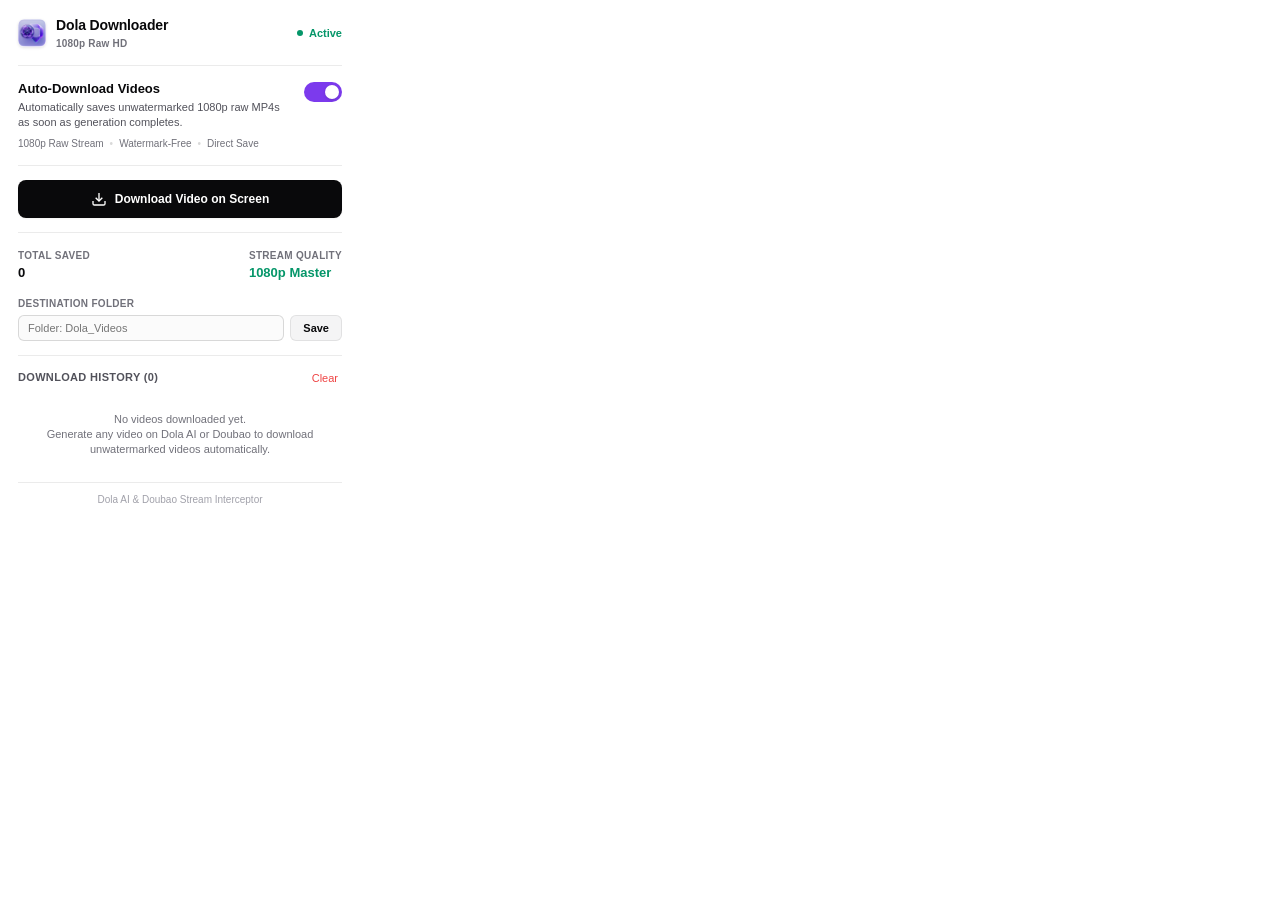
<file: popup.html>
<!DOCTYPE html>
<html lang="en">
<head>
    <meta charset="UTF-8">
    <meta name="viewport" content="width=device-width, initial-scale=1.0">
    <title>Dola Video Watermark Remover</title>
    <link rel="stylesheet" href="popup.css">
</head>
<body>
    <div class="popup-container">
        
        <!-- Header -->
        <header class="header">
            <div class="brand">
                <img src="icon128.png" class="brand-img" alt="Logo">
                <div class="brand-text">
                    <h1 class="title">Dola Downloader</h1>
                    <span class="version-label">1080p Raw HD</span>
                </div>
            </div>
            <div class="status-indicator" id="header-status">
                <span class="status-dot"></span>
                <span class="status-text">Active</span>
            </div>
        </header>

        <!-- Master Auto-Download Section -->
        <section class="section">
            <div class="toggle-row">
                <div class="toggle-info">
                    <h2 class="section-heading">Auto-Download Videos</h2>
                    <p class="section-desc">Automatically saves unwatermarked 1080p raw MP4s as soon as generation completes.</p>
                </div>
                <label class="switch" title="Toggle Auto-Download">
                    <input id="dola-auto-download-toggle" type="checkbox" checked>
                    <span class="slider"></span>
                </label>
            </div>
            <div class="feature-bullets">
                <span>1080p Raw Stream</span>
                <span class="bullet-sep">•</span>
                <span>Watermark-Free</span>
                <span class="bullet-sep">•</span>
                <span>Direct Save</span>
            </div>
        </section>

        <!-- Primary Action -->
        <section class="section">
            <button id="btn-download-screen" class="btn-action" type="button">
                <svg class="btn-icon" viewBox="0 0 24 24" fill="none" stroke="currentColor" stroke-width="2">
                    <path d="M21 15v4a2 2 0 0 1-2 2H5a2 2 0 0 1-2-2v-4"/>
                    <polyline points="7 10 12 15 17 10"/>
                    <line x1="12" y1="15" x2="12" y2="3"/>
                </svg>
                <span id="btn-download-screen-text">Download Video on Screen</span>
            </button>
        </section>

        <!-- Stats & Folder Configuration -->
        <section class="section stats-folder-section">
            <div class="stats-row">
                <div class="stat-item">
                    <span class="stat-label">Total Saved</span>
                    <span id="dola-metric-count" class="stat-value">0</span>
                </div>
                <div class="stat-item">
                    <span class="stat-label">Stream Quality</span>
                    <span class="stat-value text-emerald">1080p Master</span>
                </div>
            </div>

            <div class="folder-row">
                <label for="dola-subfolder-input" class="folder-label">Destination Folder</label>
                <div class="folder-input-group">
                    <input type="text" id="dola-subfolder-input" class="input-text" placeholder="Folder: Dola_Videos" spellcheck="false">
                    <button id="btn-dola-save-folder" class="btn-secondary" type="button">Save</button>
                </div>
            </div>
        </section>

        <!-- Download History Section -->
        <section class="section history-section">
            <div class="history-header">
                <h3 class="history-title">Download History (<span id="dola-history-count">0</span>)</h3>
                <button id="btn-dola-clear-history" class="btn-text-danger" type="button">Clear</button>
            </div>

            <div class="history-list divide-y" id="dola-history-list">
                <div class="empty-state">
                    No videos downloaded yet.<br>
                    Generate any video on Dola AI or Doubao to download unwatermarked videos automatically.
                </div>
            </div>
        </section>

        <!-- Footer -->
        <footer class="footer">
            <span>Dola AI &amp; Doubao Stream Interceptor</span>
        </footer>

    </div>
    <script src="popup.js"></script>
</body>
</html>
</file>
<file: popup.css>
/* Clean, Typography-Driven White / Light Theme (AGENTS.md Compliant) */
:root {
  --bg-main: #ffffff;
  --border-subtle: rgba(0, 0, 0, 0.08);
  --border-input: rgba(0, 0, 0, 0.14);
  --border-focus: #7c3aed;
  --text-primary: #09090b;
  --text-secondary: #52525b;
  --text-muted: #71717a;
  --text-dim: #a1a1aa;
  --text-emerald: #059669;
  --accent: #7c3aed;
  --accent-hover: #6d28d9;
  --btn-bg: #09090b;
  --btn-hover: #27272a;
  --btn-secondary-bg: #f4f4f5;
  --btn-secondary-hover: #e4e4e7;
}

* {
  box-sizing: border-box;
  margin: 0;
  padding: 0;
  font-family: -apple-system, BlinkMacSystemFont, "Segoe UI", Roboto, "Helvetica Neue", Arial, sans-serif;
  -webkit-font-smoothing: antialiased;
  user-select: none;
}

body {
  width: 360px;
  background-color: var(--bg-main);
  color: var(--text-primary);
  font-size: 13px;
  line-height: 1.4;
  overflow-x: hidden;
}

.popup-container {
  padding: 16px 18px;
  display: flex;
  flex-direction: column;
}

/* Header */
.header {
  display: flex;
  justify-content: space-between;
  align-items: center;
  padding-bottom: 14px;
  border-bottom: 1px solid var(--border-subtle);
}

.brand {
  display: flex;
  align-items: center;
  gap: 10px;
}

.brand-img {
  width: 28px;
  height: 28px;
  border-radius: 6px;
  box-shadow: 0 1px 3px rgba(0, 0, 0, 0.1);
}

.brand-text {
  display: flex;
  flex-direction: column;
  gap: 1px;
}

.title {
  font-size: 14px;
  font-weight: 700;
  color: var(--text-primary);
  letter-spacing: -0.01em;
}

.version-label {
  font-size: 10px;
  font-weight: 600;
  color: var(--text-muted);
  letter-spacing: 0.02em;
}

.status-indicator {
  display: flex;
  align-items: center;
  gap: 6px;
}

.status-dot {
  width: 6px;
  height: 6px;
  border-radius: 50%;
  background-color: var(--text-emerald);
}

.status-text {
  font-size: 11px;
  font-weight: 600;
  color: var(--text-emerald);
}

/* Sections & Dividers (Seamless typography, no card boxing) */
.section {
  padding: 14px 0;
  border-bottom: 1px solid var(--border-subtle);
  display: flex;
  flex-direction: column;
  gap: 8px;
}

.section-heading {
  font-size: 13px;
  font-weight: 600;
  color: var(--text-primary);
}

.section-desc {
  font-size: 11px;
  color: var(--text-secondary);
  line-height: 1.35;
}

.toggle-row {
  display: flex;
  justify-content: space-between;
  align-items: flex-start;
  gap: 12px;
}

.toggle-info {
  display: flex;
  flex-direction: column;
  gap: 2px;
}

.feature-bullets {
  display: flex;
  align-items: center;
  gap: 6px;
  font-size: 10px;
  color: var(--text-muted);
  font-weight: 500;
}

.bullet-sep {
  color: rgba(0, 0, 0, 0.15);
}

/* Switch */
.switch {
  position: relative;
  display: inline-block;
  width: 38px;
  height: 20px;
  flex-shrink: 0;
  margin-top: 2px;
}

.switch input {
  opacity: 0;
  width: 0;
  height: 0;
}

.slider {
  position: absolute;
  cursor: pointer;
  top: 0;
  left: 0;
  right: 0;
  bottom: 0;
  background-color: #e4e4e7;
  transition: 0.2s ease;
  border-radius: 20px;
}

.slider:before {
  position: absolute;
  content: "";
  height: 14px;
  width: 14px;
  left: 3px;
  bottom: 3px;
  background-color: #ffffff;
  transition: 0.2s ease;
  border-radius: 50%;
  box-shadow: 0 1px 3px rgba(0, 0, 0, 0.15);
}

input:checked + .slider {
  background-color: var(--accent);
}

input:checked + .slider:before {
  transform: translateX(18px);
}

/* Action Button */
.btn-action {
  width: 100%;
  background-color: var(--btn-bg);
  border: 1px solid rgba(0, 0, 0, 0.08);
  border-radius: 8px;
  color: #ffffff;
  font-size: 12px;
  font-weight: 600;
  padding: 10px 14px;
  display: flex;
  align-items: center;
  justify-content: center;
  gap: 8px;
  cursor: pointer;
  transition: background-color 0.15s ease, transform 0.1s ease;
  box-shadow: 0 1px 2px rgba(0, 0, 0, 0.05);
}

.btn-action:hover {
  background-color: var(--btn-hover);
}

.btn-action:active {
  transform: scale(0.99);
}

.btn-action:disabled {
  opacity: 0.6;
  cursor: not-allowed;
  transform: none;
}

.btn-icon {
  width: 16px;
  height: 16px;
  color: #ffffff;
}

/* Stats & Folder Config */
.stats-folder-section {
  gap: 12px;
}

.stats-row {
  display: flex;
  justify-content: space-between;
  align-items: center;
  padding: 2px 0;
}

.stat-item {
  display: flex;
  flex-direction: column;
  gap: 1px;
}

.stat-label {
  font-size: 10px;
  font-weight: 600;
  text-transform: uppercase;
  letter-spacing: 0.03em;
  color: var(--text-muted);
}

.stat-value {
  font-size: 13px;
  font-weight: 700;
  color: var(--text-primary);
}

.stat-value.text-emerald {
  color: var(--text-emerald);
}

.folder-row {
  display: flex;
  flex-direction: column;
  gap: 4px;
}

.folder-label {
  font-size: 10px;
  font-weight: 600;
  text-transform: uppercase;
  letter-spacing: 0.03em;
  color: var(--text-muted);
}

.folder-input-group {
  display: flex;
  gap: 6px;
}

.input-text {
  flex: 1;
  background-color: #fbfbfb;
  border: 1px solid var(--border-input);
  border-radius: 6px;
  color: var(--text-primary);
  font-size: 11px;
  padding: 6px 9px;
  outline: none;
  transition: border-color 0.15s ease, background-color 0.15s ease;
}

.input-text:focus {
  background-color: #ffffff;
  border-color: var(--border-focus);
}

.btn-secondary {
  background-color: var(--btn-secondary-bg);
  border: 1px solid var(--border-subtle);
  color: var(--text-primary);
  font-size: 11px;
  font-weight: 600;
  padding: 6px 12px;
  border-radius: 6px;
  cursor: pointer;
  transition: background-color 0.15s ease;
}

.btn-secondary:hover {
  background-color: var(--btn-secondary-hover);
}

/* History Section */
.history-section {
  border-bottom: none;
  padding-bottom: 4px;
}

.history-header {
  display: flex;
  justify-content: space-between;
  align-items: center;
}

.history-title {
  font-size: 11px;
  font-weight: 600;
  text-transform: uppercase;
  letter-spacing: 0.03em;
  color: var(--text-secondary);
}

.btn-text-danger {
  background: none;
  border: none;
  color: #ef4444;
  font-size: 11px;
  font-weight: 500;
  cursor: pointer;
  padding: 2px 4px;
  transition: opacity 0.15s ease;
}

.btn-text-danger:hover {
  opacity: 0.75;
}

/* History List - Single divider lines (divide-y), no boxing */
.history-list {
  max-height: 150px;
  overflow-y: auto;
  margin-top: 2px;
}

.history-list.divide-y > .history-item {
  border-bottom: 1px solid var(--border-subtle);
}

.history-list.divide-y > .history-item:last-child {
  border-bottom: none;
}

.history-list::-webkit-scrollbar {
  width: 4px;
}

.history-list::-webkit-scrollbar-thumb {
  background: rgba(0, 0, 0, 0.12);
  border-radius: 4px;
}

.history-item {
  padding: 8px 0;
  display: flex;
  justify-content: space-between;
  align-items: center;
  gap: 10px;
}

.history-details {
  display: flex;
  flex-direction: column;
  gap: 2px;
  min-width: 0;
  flex: 1;
}

.history-prompt {
  font-size: 11px;
  font-weight: 500;
  color: var(--text-primary);
  white-space: nowrap;
  overflow: hidden;
  text-overflow: ellipsis;
}

.history-meta {
  display: flex;
  align-items: center;
  gap: 6px;
  font-size: 10px;
  color: var(--text-muted);
}

.history-tag {
  color: var(--text-emerald);
  font-weight: 600;
}

.btn-icon-open {
  background: none;
  border: none;
  color: var(--text-muted);
  cursor: pointer;
  padding: 4px;
  display: flex;
  align-items: center;
  justify-content: center;
  border-radius: 4px;
  transition: color 0.15s ease;
  flex-shrink: 0;
}

.btn-icon-open:hover {
  color: var(--text-primary);
}

.btn-icon-open svg {
  width: 15px;
  height: 15px;
}

.empty-state {
  text-align: center;
  padding: 16px 8px;
  font-size: 11px;
  color: var(--text-muted);
  line-height: 1.4;
}

/* Footer */
.footer {
  text-align: center;
  font-size: 10px;
  color: var(--text-dim);
  padding-top: 10px;
  border-top: 1px solid var(--border-subtle);
  margin-top: 4px;
}
</file>
